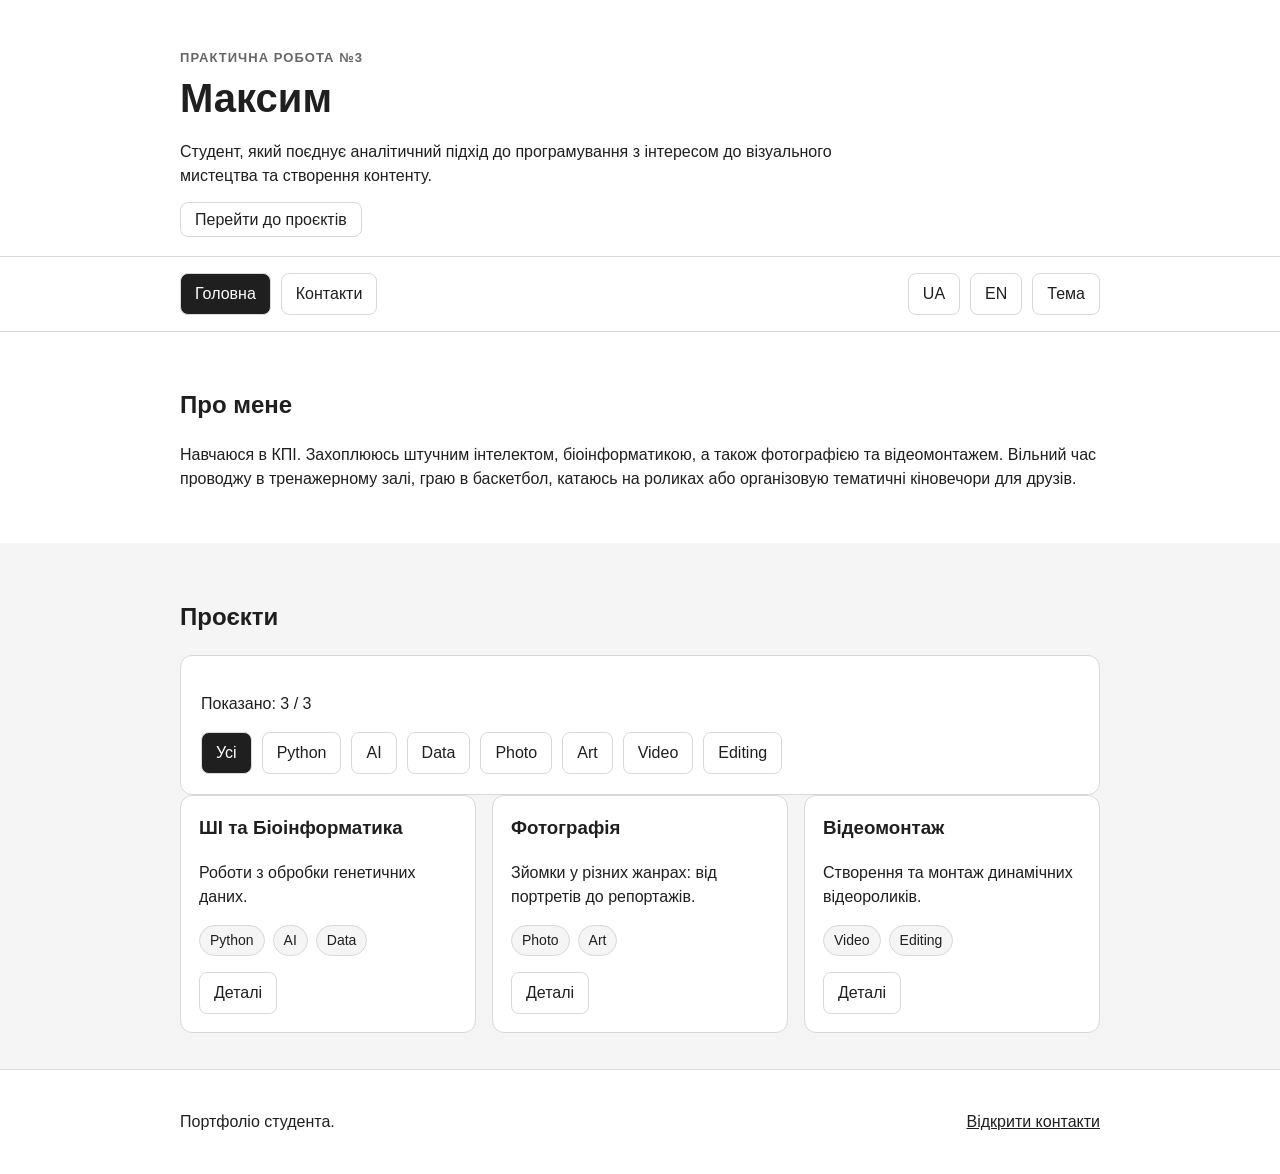
<file: index.html>
<!DOCTYPE html>
<html lang="uk">
<head>
  <meta charset="UTF-8">
  <meta name="viewport" content="width=device-width, initial-scale=1.0">
  <meta name="description" content="Портфоліо студента з базовими прикладами JavaScript.">
  <title>Портфоліо студента | Максим</title>
  <link rel="stylesheet" href="assets/css/style.css">
  <script src="assets/js/script.js" defer></script>
</head>
<body data-page="index">
  <header class="hero">
    <div class="container">
      <p class="hero__label">ПРАКТИЧНА РОБОТА №3</p>
      <h1 data-i18n="heroTitle">Максим</h1>
      <p data-i18n="heroText">
        Студент, який поєднує аналітичний підхід до програмування з інтересом до візуального дизайну та системного аналізу.
      </p>
      <div class="hero__actions">
        <a class="btn-link" href="#projects" data-i18n="projectsLink">Перейти до проєктів</a>
      </div>
    </div>
  </header>

  <nav class="main-nav">
    <div class="container nav-row">
      <div class="nav-links">
        <a href="index.html" aria-current="page" data-i18n="navHome">Головна</a>
        <a href="pages/contacts.html" data-i18n="navContacts">Контакти</a>
      </div>

      <div class="nav-controls">
        <button id="langUk" type="button" data-lang="uk">UA</button>
        <button id="langEn" type="button" data-lang="en">EN</button>
        <button id="themeToggle" type="button" data-i18n="themeButton">Тема</button>
      </div>
    </div>
  </nav>

  <main>
    <section class="section">
      <div class="container">
        <h2 data-i18n="aboutTitle">Про мене</h2>
        <p data-i18n="aboutText">
          Навчаюся в КПІ. Захоплююсь штучним інтелектом, біоінформатикою, а також фотографією та відеомонтажем.
        </p>
      </div>
    </section>

    <section class="section section--alt" id="projects">
      <div class="container">
        <h2 data-i18n="projectsTitle">Проєкти</h2>

        <div class="controls">
          <p><span data-i18n="shownLabel">Показано:</span> <span id="resultCount">0</span></p>
          <div class="tag-list" id="tagList"></div>
        </div>

        <div class="project-grid" id="projectGrid"></div>
      </div>
    </section>
  </main>

  <footer>
    <div class="container footer-row">
      <p data-i18n="footerText">Портфоліо студента.</p>
      <a href="pages/contacts.html" data-i18n="footerContacts">Відкрити контакти</a>
    </div>
  </footer>

  <button id="backToTop" class="back-to-top" type="button">↑</button>

  <div class="modal" id="projectModal">
    <div class="modal__overlay" id="modalOverlay"></div>
    <div class="modal__content">
      <button class="modal__close" id="modalClose" type="button">×</button>
      <h3 id="modalTitle"></h3>
      <p id="modalDescription"></p>
      <p id="modalDetails"></p>
      <p><a id="modalRepo" href="#" target="_blank" rel="noopener noreferrer" data-i18n="repoLink">Репозиторій</a></p>
    </div>
  </div>
</body>
</html>
</file>
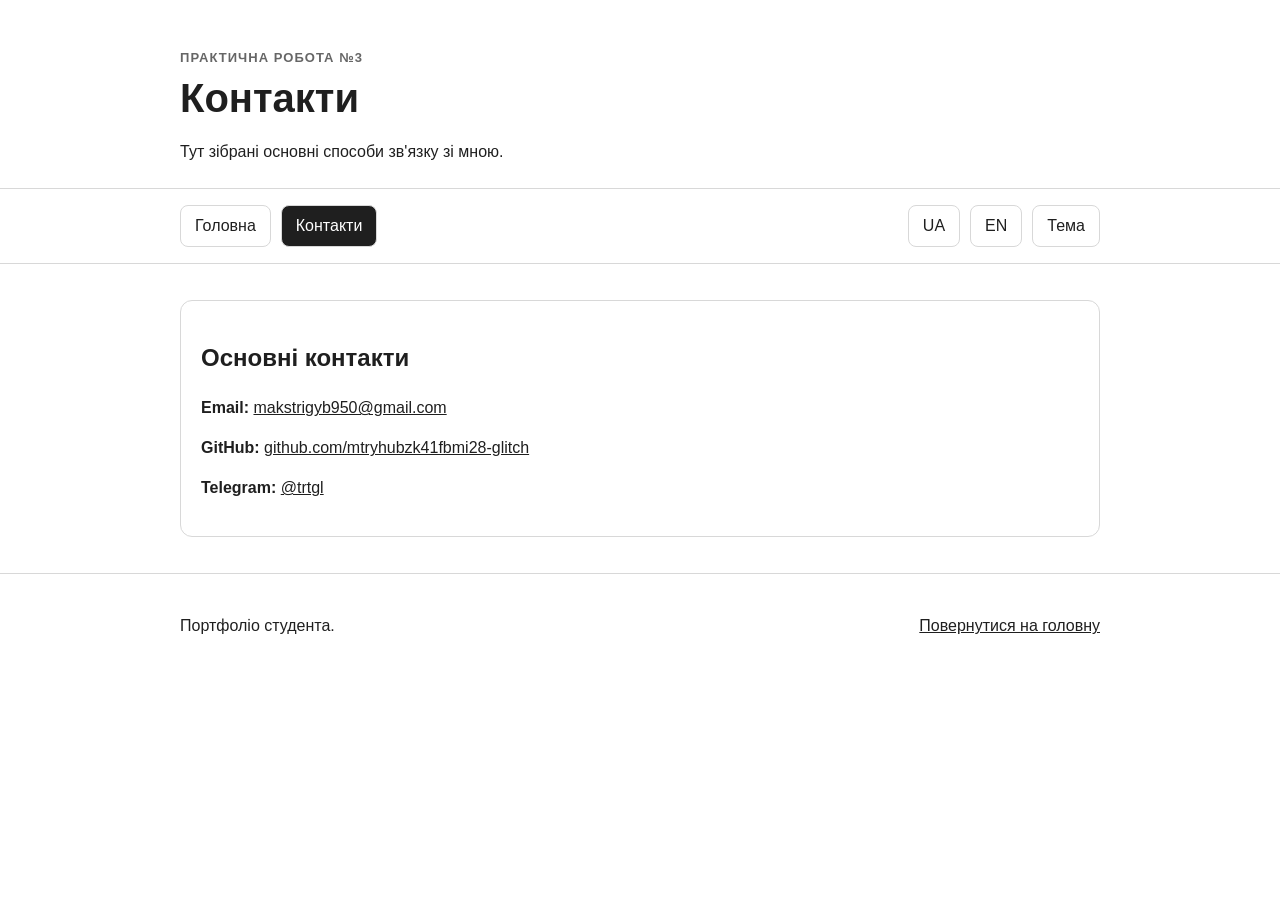
<file: pages/contacts.html>
<!DOCTYPE html>
<html lang="uk">
<head>
  <meta charset="UTF-8">
  <meta name="viewport" content="width=device-width, initial-scale=1.0">
  <meta name="description" content="Сторінка контактів студента.">
  <title>Контакти | Максим</title>
  <link rel="stylesheet" href="../assets/css/style.css">
  <script src="../assets/js/script.js" defer></script>
</head>
<body data-page="contacts">
  <header class="hero">
    <div class="container">
      <p class="hero__label">ПРАКТИЧНА РОБОТА №3</p>
      <h1 data-i18n="contactsTitle">Контакти</h1>
      <p data-i18n="contactsText">Тут зібрані основні способи зв'язку зі мною.</p>
    </div>
  </header>

  <nav class="main-nav">
    <div class="container nav-row">
      <div class="nav-links">
        <a href="../index.html" data-i18n="navHome">Головна</a>
        <a href="contacts.html" aria-current="page" data-i18n="navContacts">Контакти</a>
      </div>

      <div class="nav-controls">
        <button id="langUk" type="button" data-lang="uk">UA</button>
        <button id="langEn" type="button" data-lang="en">EN</button>
        <button id="themeToggle" type="button" data-i18n="themeButton">Тема</button>
      </div>
    </div>
  </nav>

  <main>
    <section class="section">
      <div class="container">
        <div class="card">
          <h2 data-i18n="contactsListTitle">Основні контакти</h2>
          <p><strong>Email:</strong> <a href="mailto:makstrigyb950@gmail.com">makstrigyb950@gmail.com</a></p>
          <p><strong>GitHub:</strong> <a href="https://github.com/mtryhubzk41fbmi28-glitch" target="_blank" rel="noopener noreferrer">github.com/mtryhubzk41fbmi28-glitch</a></p>
          <p><strong>Telegram:</strong> <a href="https://t.me/trtgl" target="_blank" rel="noopener noreferrer">@trtgl</a></p>
        </div>
      </div>
    </section>
  </main>

  <footer>
    <div class="container footer-row">
      <p data-i18n="footerText">Портфоліо студента.</p>
      <a href="../index.html" data-i18n="backHome">Повернутися на головну</a>
    </div>
  </footer>

  <button id="backToTop" class="back-to-top" type="button">↑</button>
</body>
</html>
</file>
<file: assets/css/style.css>
:root {
  --bg: #ffffff;
  --bg-alt: #f5f5f5;
  --card: #ffffff;
  --text: #1f1f1f;
  --line: #d8d8d8;
  --accent: #1f1f1f;
}

body.dark {

  --bg: #16181c;
  --bg-alt: #21242a;
  --card: #1d2025;
  --text: #f3f3f3;
  --line: #373b43;
  --accent: #f3f3f3;
}

* {
  box-sizing: border-box;
}

html {
  scroll-behavior: smooth;
}

body {
  margin: 0;
  font-family: Arial, sans-serif;
  line-height: 1.5;
  background: var(--bg);
  color: var(--text);
}

a {
  color: inherit;
}

button {
  font: inherit;
}

.container {
  width: 960px;
  max-width: 100%;
  margin: 0 auto;
  padding: 0 20px;
}

.hero {
  padding: 48px 0 24px;
  border-bottom: 1px solid var(--line);
}

.hero__label {
  margin: 0 0 8px;
  color: #666666;
  font-weight: 700;
  text-transform: uppercase;
  letter-spacing: 0.08em;
  font-size: 13px;
}

.hero h1 {
  margin: 0 0 12px;
  font-size: 40px;
}

.hero p {
  max-width: 720px;
  margin: 0;
}

.hero__actions {
  margin-top: 20px;
}

.main-nav {
  padding: 16px 0;
  border-bottom: 1px solid var(--line);
  background: var(--bg);
  position: sticky;
  top: 0;
}

.nav-row {
  display: flex;
  justify-content: space-between;
  align-items: center;
  gap: 16px;
}

.nav-links,
.nav-controls,
.tag-list,
.footer-row {
  display: flex;
  gap: 10px;
  flex-wrap: wrap;
  align-items: center;
}

.main-nav a,
.main-nav button,
.btn-link,
.tag-button,
.project-card button {
  padding: 8px 14px;
  border: 1px solid var(--line);
  background: var(--card);
  color: var(--text);
  border-radius: 8px;
  text-decoration: none;
  cursor: pointer;
}

.main-nav a[aria-current="page"],
.active,
.tag-button.active {
  background: var(--accent);
  color: var(--bg);
}

.section {
  padding: 36px 0;
}

.section--alt {
  background: var(--bg-alt);
}

.controls,
.card,
.project-card,
.modal__content {
  background: var(--card);
  border: 1px solid var(--line);
  border-radius: 12px;
}

.controls,
.card {
  padding: 20px;
}

.project-grid {
  display: grid;
  grid-template-columns: repeat(3, 1fr);
  gap: 16px;
}

.project-card {
  padding: 18px;
}

.project-card h3 {
  margin-top: 0;
}

.project-tags {
  margin: 12px 0;
  display: flex;
  gap: 8px;
  flex-wrap: wrap;
}

.project-tag {
  padding: 4px 10px;
  border-radius: 999px;
  background: var(--bg-alt);
  border: 1px solid var(--line);
  font-size: 14px;
}

.project-actions {
  margin-top: 16px;
}

footer {
  padding: 24px 0;
  border-top: 1px solid var(--line);
}

.footer-row {
  justify-content: space-between;
}

.back-to-top {
  position: fixed;
  right: 16px;
  bottom: 16px;
  width: 44px;
  height: 44px;
  border: 1px solid var(--line);
  border-radius: 50%;
  background: var(--card);
  color: var(--text);
  cursor: pointer;
  display: none;
}

.back-to-top.show {
  display: block;
}

.modal {
  display: none;
  position: fixed;
  inset: 0;
  background: rgba(0, 0, 0, 0.45);
  padding: 20px;
}

.modal.open {
  display: block;
}

.modal__content {
  max-width: 520px;
  margin: 80px auto 0;
  padding: 20px;
  position: relative;
}

.modal__close {
  position: absolute;
  top: 12px;
  right: 12px;
  width: 36px;
  height: 36px;
  border: 1px solid var(--line);
  border-radius: 8px;
  background: var(--bg);
  color: var(--text);
  cursor: pointer;
}

@media (max-width: 768px) {
  .nav-row,
  .footer-row {
    flex-direction: column;
    align-items: flex-start;
  }

  .project-grid {
    grid-template-columns: 1fr 1fr;
  }
}

@media (max-width: 560px) {
  .hero h1 {
    font-size: 30px;
  }

  .project-grid {
    grid-template-columns: 1fr;
  }
}
</file>
